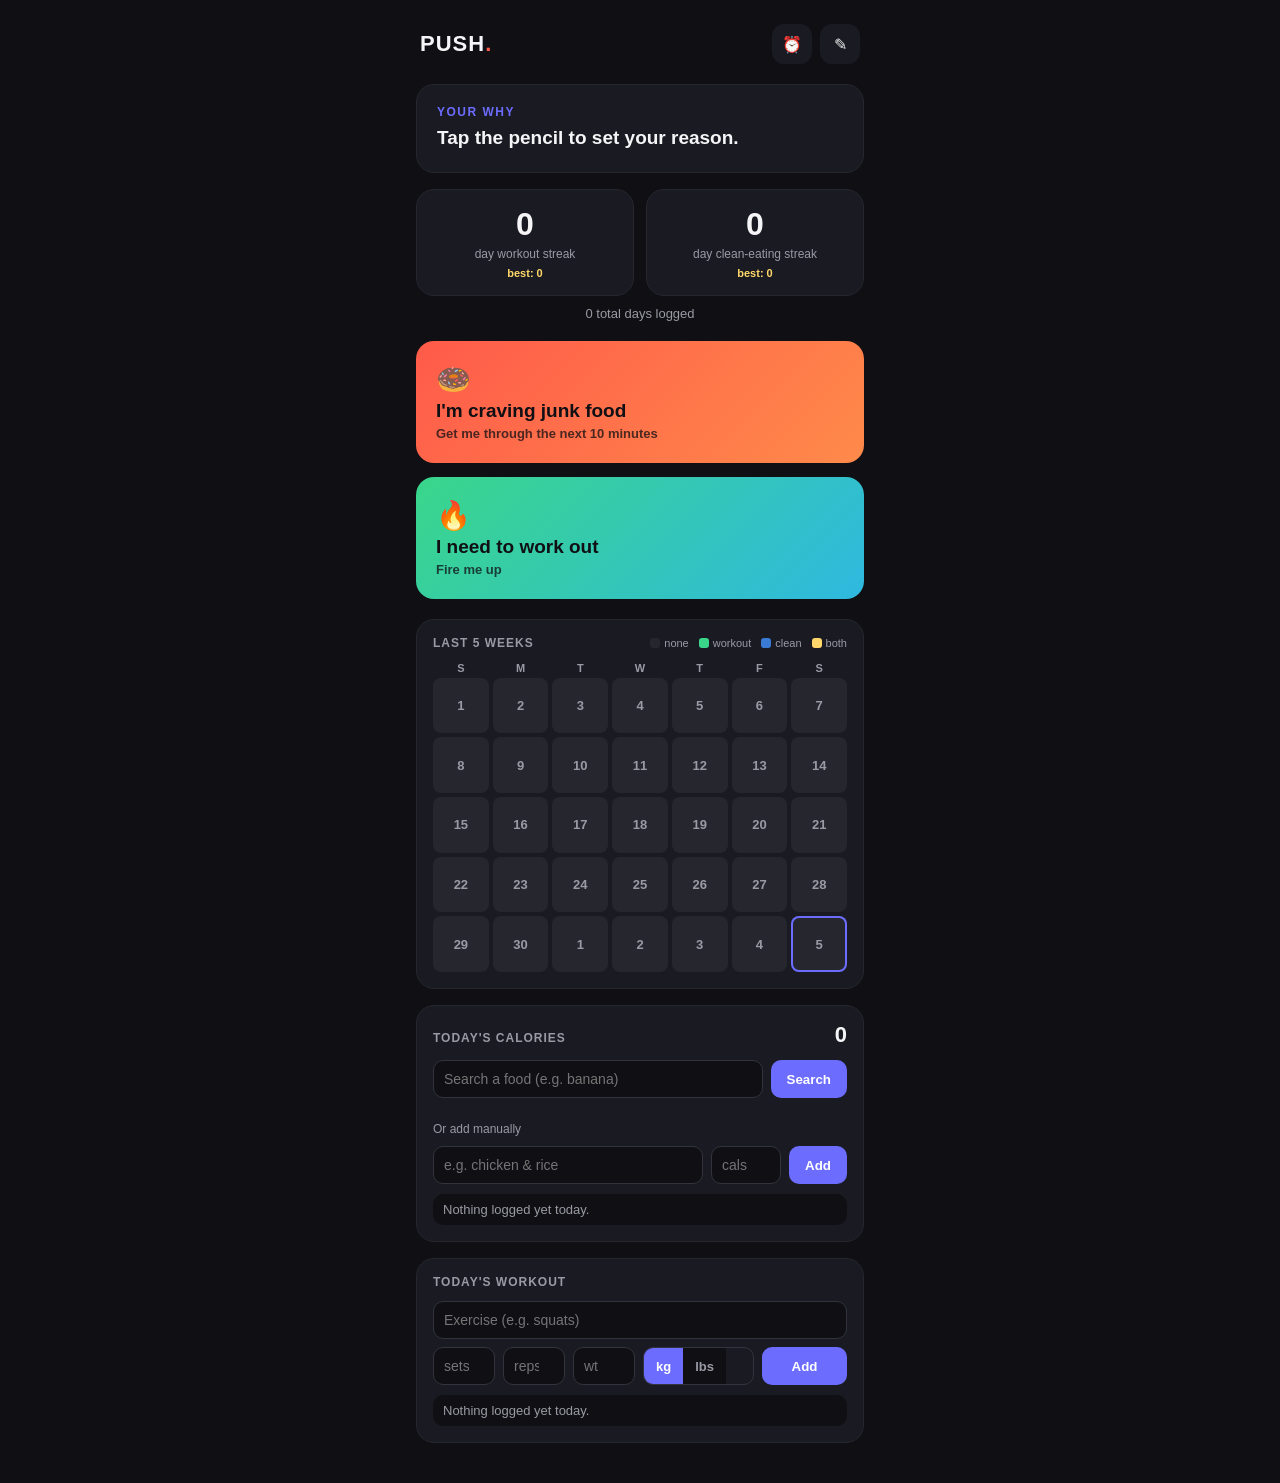
<file: index.html>
<!DOCTYPE html>
<html lang="en">
<head>
<meta charset="UTF-8">
<meta name="viewport" content="width=device-width, initial-scale=1.0, viewport-fit=cover">
<title>Push. Don't Cave.</title>
<meta name="theme-color" content="#0f0f14">
<script>
// Self-healing cache buster. A shortcut/bookmark can pin a stale copy of
// this page itself - separate from the ?v= busting below, which only
// covers files *referenced from* whatever HTML actually loaded. This
// always fetches the version marker uncached, and force-reloads via a
// unique URL (so the reload can't hit a cached copy either) if it's stale.
(function () {
  var CURRENT_VERSION = "1789930708";
  fetch("version.json?_=" + Date.now(), { cache: "no-store" })
    .then(function (res) { return res.json(); })
    .then(function (data) {
      if (!data || !data.version || data.version === CURRENT_VERSION) return;
      // Only ever retry once per target version - if the reload doesn't
      // actually pick up the newer page (e.g. the deploy hasn't finished
      // propagating yet), give up silently rather than reload forever.
      var key = "push_reload_attempted_" + data.version;
      try {
        if (sessionStorage.getItem(key)) return;
        sessionStorage.setItem(key, "1");
      } catch (e) {}
      var url = new URL(location.href);
      url.searchParams.set("_", Date.now());
      location.replace(url.toString());
    })
    .catch(function () {});
})();
</script>
<link rel="manifest" href="manifest.json">
<link rel="stylesheet" href="styles.css?v=1789930708">
</head>
<body>
  <div id="app">

    <header class="topbar">
      <div class="brand">PUSH<span>.</span></div>
      <div class="topbar-icons">
        <button id="settingsBtn" class="icon-btn" title="Reminder settings">⏰</button>
        <button id="editGoalBtn" class="icon-btn" title="Edit your why">✎</button>
      </div>
    </header>

    <section class="why-card" id="whyCard">
      <p class="why-label">Your why</p>
      <h1 id="whyText">Tap the pencil to set your reason.</h1>
    </section>

    <section class="streaks">
      <div class="streak-tile" id="workoutStreakTile">
        <span class="streak-num" id="workoutStreakNum">0</span>
        <span class="streak-label">day workout streak</span>
        <span class="streak-best" id="workoutStreakBest">best: 0</span>
      </div>
      <div class="streak-tile" id="cleanStreakTile">
        <span class="streak-num" id="cleanStreakNum">0</span>
        <span class="streak-label">day clean-eating streak</span>
        <span class="streak-best" id="cleanStreakBest">best: 0</span>
      </div>
    </section>

    <p class="total-days" id="totalDays"></p>

    <section class="actions">
      <button class="action-btn crave-btn" id="craveBtn">
        <span class="action-icon">🍩</span>
        <span class="action-title">I'm craving junk food</span>
        <span class="action-sub">Get me through the next 10 minutes</span>
      </button>

      <button class="action-btn workout-btn" id="workoutBtn">
        <span class="action-icon">🔥</span>
        <span class="action-title">I need to work out</span>
        <span class="action-sub">Fire me up</span>
      </button>
    </section>

    <section class="calendar-card">
      <div class="calendar-header">
        <p class="section-label">Last 5 weeks</p>
        <div class="calendar-legend">
          <span class="legend-dot cal-none"></span> none
          <span class="legend-dot cal-workout"></span> workout
          <span class="legend-dot cal-meal"></span> clean
          <span class="legend-dot cal-both"></span> both
        </div>
      </div>
      <div class="calendar-weekday-row">
        <span>S</span><span>M</span><span>T</span><span>W</span><span>T</span><span>F</span><span>S</span>
      </div>
      <div class="calendar-grid" id="calendarGrid"></div>
    </section>

    <section class="calorie-card">
      <div class="calorie-header">
        <p class="section-label">Today's calories</p>
        <span class="calorie-total" id="calorieTotal">0</span>
      </div>

      <div class="food-search">
        <input type="text" id="foodSearchInput" placeholder="Search a food (e.g. banana)">
        <button class="calorie-add-btn" id="foodSearchBtn">Search</button>
      </div>
      <ul class="food-results" id="foodResults"></ul>

      <p class="section-sub">Or add manually</p>
      <div class="calorie-form">
        <input type="text" id="calorieLabel" placeholder="e.g. chicken & rice" maxlength="40">
        <input type="number" id="calorieAmount" placeholder="cals" min="0" step="1">
        <button class="calorie-add-btn" id="calorieAddBtn">Add</button>
      </div>
      <ul class="calorie-list" id="calorieList"></ul>
    </section>

    <section class="workout-card">
      <div class="calorie-header">
        <p class="section-label">Today's workout</p>
      </div>
      <div class="exercise-autocomplete">
        <input type="text" id="exerciseName" placeholder="Exercise (e.g. squats)" autocomplete="off">
        <ul class="exercise-suggestions hidden" id="exerciseSuggestions"></ul>
      </div>
      <div class="workout-form">
        <input type="number" id="exerciseSets" placeholder="sets" min="0">
        <input type="number" id="exerciseReps" placeholder="reps" min="0">
        <input type="number" id="exerciseWeight" placeholder="wt" min="0" step="0.5">
        <div class="unit-toggle" id="weightUnitToggle">
          <button type="button" class="unit-btn active" data-unit="kg">kg</button>
          <button type="button" class="unit-btn" data-unit="lbs">lbs</button>
        </div>
        <button class="calorie-add-btn" id="exerciseAddBtn">Add</button>
      </div>
      <ul class="calorie-list" id="workoutList"></ul>
    </section>

  </div>

  <!-- Craving overlay -->
  <div class="overlay hidden" id="craveOverlay">
    <div class="overlay-card">
      <button class="close-btn" data-close="craveOverlay">✕</button>
      <p class="overlay-kicker">CRAVING MODE</p>
      <h2 id="craveQuote">Loading...</h2>
      <p class="overlay-tip" id="craveTip"></p>

      <div class="timer-box">
        <p class="timer-label">Breathe through it. 90 seconds.</p>
        <div class="timer-display" id="craveTimer">01:30</div>
        <button class="timer-btn" id="craveTimerBtn">Start timer</button>
      </div>

      <p class="why-reminder" id="craveWhyReminder"></p>

      <div class="overlay-buttons">
        <button class="ghost-btn" id="craveWon">I didn't cave 💪</button>
        <button class="ghost-btn subtle" id="craveNext">Give me another reason</button>
      </div>
    </div>
  </div>

  <!-- Workout overlay -->
  <div class="overlay hidden" id="workoutOverlay">
    <div class="overlay-card">
      <button class="close-btn" data-close="workoutOverlay">✕</button>
      <p class="overlay-kicker">GO TIME</p>
      <h2 id="workoutQuote">Loading...</h2>
      <p class="overlay-tip" id="workoutTip"></p>

      <div class="timer-box">
        <p class="timer-label">Just start. 10 minutes, no excuses.</p>
        <div class="timer-display" id="workoutTimer">10:00</div>
        <button class="timer-btn" id="workoutTimerBtn">Start timer</button>
      </div>

      <p class="why-reminder" id="workoutWhyReminder"></p>

      <div class="overlay-buttons">
        <button class="ghost-btn" id="workoutDone">Done — logging it 🏆</button>
        <button class="ghost-btn subtle" id="workoutNext">Give me another reason</button>
      </div>
    </div>
  </div>

  <!-- Edit why modal -->
  <div class="overlay hidden" id="whyOverlay">
    <div class="overlay-card small">
      <button class="close-btn" data-close="whyOverlay">✕</button>
      <p class="overlay-kicker">YOUR WHY</p>
      <p class="overlay-tip">Why are you doing this? Be specific. This is what you'll read at your weakest moment.</p>
      <textarea id="whyInput" rows="4" placeholder="e.g. I want to keep up with my kids without getting winded, and feel proud in the mirror again."></textarea>
      <div class="overlay-buttons">
        <button class="ghost-btn" id="saveWhy">Save</button>
      </div>
    </div>
  </div>

  <!-- Reminder settings modal -->
  <div class="overlay hidden" id="settingsOverlay">
    <div class="overlay-card small">
      <button class="close-btn" data-close="settingsOverlay">✕</button>
      <p class="overlay-kicker">DAILY REMINDER</p>
      <p class="overlay-tip">If you have this open (or open it) at or after this time and haven't logged a workout or clean eating yet, you'll get a nudge. Note: this can't fire while your browser is fully closed — that needs a backend this app doesn't have.</p>
      <label class="settings-label" for="reminderTimeInput">Remind me at</label>
      <input type="time" id="reminderTimeInput" value="18:00">
      <p class="settings-status" id="notifyStatus"></p>
      <div class="overlay-buttons">
        <button class="ghost-btn" id="enableReminder">Enable reminder</button>
        <button class="ghost-btn subtle" id="disableReminder">Turn off</button>
      </div>
    </div>
  </div>

  <!-- Day detail modal (opened by tapping a calendar cell) -->
  <div class="overlay hidden" id="dayOverlay">
    <div class="overlay-card">
      <button class="close-btn" data-close="dayOverlay">✕</button>
      <p class="overlay-kicker" id="dayOverlayDate">DATE</p>
      <h2 id="dayOverlayStatus"></h2>

      <p class="section-sub day-section-heading">Calories — <span id="dayOverlayCalTotal">0</span></p>
      <ul class="calorie-list" id="dayOverlayCalList"></ul>

      <p class="section-sub day-section-heading">Workout</p>
      <ul class="calorie-list" id="dayOverlayWorkoutList"></ul>
    </div>
  </div>

  <div class="toast hidden" id="toast"></div>

<script src="app.js?v=1789930708"></script>
</body>
</html>
</file>
<file: styles.css>
:root {
  --bg: #0f0f14;
  --bg-card: #1a1a22;
  --text: #f5f5f7;
  --text-dim: #9a9aa5;
  --crave: #ff5b4a;
  --crave-dim: #4a2620;
  --workout: #3ad68a;
  --workout-dim: #1f4536;
  --accent: #6c6cff;
  --radius: 18px;
}

* { box-sizing: border-box; }

body {
  margin: 0;
  min-height: 100vh;
  background: var(--bg);
  color: var(--text);
  font-family: -apple-system, BlinkMacSystemFont, "Segoe UI", Roboto, Helvetica, Arial, sans-serif;
  -webkit-tap-highlight-color: transparent;
}

#app {
  max-width: 480px;
  margin: 0 auto;
  padding: 16px 16px 40px;
}

.topbar {
  display: flex;
  align-items: center;
  justify-content: space-between;
  padding: 8px 4px 4px;
}

.brand {
  font-weight: 800;
  font-size: 22px;
  letter-spacing: 1px;
}
.brand span { color: var(--crave); }

.topbar-icons {
  display: flex;
  gap: 8px;
}

.icon-btn {
  background: var(--bg-card);
  border: none;
  color: var(--text);
  width: 40px;
  height: 40px;
  border-radius: 12px;
  font-size: 16px;
  cursor: pointer;
}

.why-card {
  background: var(--bg-card);
  border-radius: var(--radius);
  padding: 20px;
  margin: 16px 0;
  border: 1px solid #26262f;
}
.why-label {
  margin: 0 0 6px;
  font-size: 12px;
  letter-spacing: 1.5px;
  text-transform: uppercase;
  color: var(--accent);
  font-weight: 700;
}
#whyText {
  margin: 0;
  font-size: 19px;
  line-height: 1.4;
  font-weight: 600;
}

.streaks {
  display: flex;
  gap: 12px;
  margin: 16px 0;
}
.streak-tile {
  flex: 1;
  background: var(--bg-card);
  border-radius: var(--radius);
  padding: 16px 12px;
  text-align: center;
  border: 1px solid #26262f;
}
.streak-num {
  display: block;
  font-size: 32px;
  font-weight: 800;
}
.streak-label {
  display: block;
  font-size: 12px;
  color: var(--text-dim);
  margin-top: 4px;
}
.streak-best {
  display: block;
  font-size: 11px;
  color: #ffd76a;
  margin-top: 6px;
  font-weight: 700;
}

.total-days {
  text-align: center;
  color: var(--text-dim);
  font-size: 13px;
  margin: -6px 0 14px;
}

.actions {
  display: flex;
  flex-direction: column;
  gap: 14px;
  margin: 20px 0;
}
.action-btn {
  border: none;
  border-radius: var(--radius);
  padding: 22px 20px;
  text-align: left;
  cursor: pointer;
  display: flex;
  flex-direction: column;
  gap: 4px;
  color: #0f0f14;
  transition: transform 0.1s ease;
}
.action-btn:active { transform: scale(0.97); }

.crave-btn { background: linear-gradient(135deg, #ff5b4a, #ff8a4a); }
.workout-btn { background: linear-gradient(135deg, #3ad68a, #2fb8e0); }

.action-icon { font-size: 28px; }
.action-title { font-size: 19px; font-weight: 800; }
.action-sub { font-size: 13px; opacity: 0.75; font-weight: 600; }

.section-label {
  margin: 0;
  font-size: 12px;
  letter-spacing: 1px;
  text-transform: uppercase;
  color: var(--text-dim);
  font-weight: 700;
}

.calendar-card, .calorie-card, .workout-card {
  background: var(--bg-card);
  border: 1px solid #26262f;
  border-radius: var(--radius);
  padding: 16px;
  margin-top: 16px;
}

.calendar-header {
  display: flex;
  align-items: center;
  justify-content: space-between;
  flex-wrap: wrap;
  gap: 8px;
  margin-bottom: 12px;
}

.calendar-legend {
  display: flex;
  align-items: center;
  gap: 4px;
  font-size: 11px;
  color: var(--text-dim);
}

.legend-dot {
  width: 10px;
  height: 10px;
  border-radius: 3px;
  display: inline-block;
  margin-left: 6px;
}
.legend-dot:first-child { margin-left: 0; }

.calendar-weekday-row {
  display: grid;
  grid-template-columns: repeat(7, 1fr);
  gap: 4px;
  margin-bottom: 4px;
}
.calendar-weekday-row span {
  text-align: center;
  font-size: 11px;
  font-weight: 700;
  color: var(--text-dim);
}

.calendar-grid {
  display: grid;
  grid-template-columns: repeat(7, 1fr);
  gap: 4px;
}

.cal-cell {
  aspect-ratio: 1;
  min-height: 44px;
  border-radius: 8px;
  display: flex;
  align-items: center;
  justify-content: center;
  font-size: 13px;
  font-weight: 700;
  cursor: pointer;
}
.cal-cell.cal-future {
  color: var(--text-dim);
  opacity: 0.35;
  cursor: default;
}
.cal-cell.cal-today {
  box-shadow: 0 0 0 2px var(--accent) inset;
}

.cal-none { background: #26262f; color: var(--text-dim); }
.cal-workout { background: var(--workout); color: #0f0f14; }
.cal-meal { background: #3a7bd5; color: #0f0f14; }
.cal-both { background: #ffd76a; color: #0f0f14; }

.calorie-header {
  display: flex;
  align-items: baseline;
  justify-content: space-between;
  margin-bottom: 12px;
}
.calorie-total {
  font-size: 22px;
  font-weight: 800;
}

.section-sub {
  margin: 4px 0 10px;
  font-size: 12px;
  color: var(--text-dim);
}
.day-section-heading {
  margin-top: 16px;
  font-weight: 700;
  text-transform: uppercase;
  letter-spacing: 0.5px;
}
.day-section-heading:first-of-type {
  margin-top: 4px;
}

.calorie-form, .food-search, .workout-form {
  display: flex;
  flex-wrap: wrap;
  gap: 8px;
  margin-bottom: 10px;
}
.calorie-form input[type="text"], .food-search input[type="text"] {
  flex: 1;
  min-width: 120px;
}
.calorie-form input[type="number"] {
  width: 70px;
}
.workout-form input[type="number"] {
  flex: 1;
  min-width: 62px;
}
.calorie-form input, .food-search input, .workout-form input {
  background: #0f0f14;
  color: var(--text);
  border: 1px solid #33333d;
  border-radius: 10px;
  padding: 10px;
  font-size: 14px;
  font-family: inherit;
}
.calorie-add-btn {
  background: var(--accent);
  color: white;
  border: none;
  border-radius: 10px;
  padding: 0 16px;
  font-weight: 700;
  cursor: pointer;
}

.exercise-autocomplete {
  position: relative;
  margin-bottom: 8px;
}
.exercise-autocomplete input {
  width: 100%;
  background: #0f0f14;
  color: var(--text);
  border: 1px solid #33333d;
  border-radius: 10px;
  padding: 10px;
  font-size: 14px;
  font-family: inherit;
}
.exercise-suggestions {
  position: absolute;
  top: calc(100% + 4px);
  left: 0;
  right: 0;
  z-index: 10;
  list-style: none;
  margin: 0;
  padding: 4px;
  background: #17171d;
  border: 1px solid #2a2a34;
  border-radius: 10px;
  max-height: 180px;
  overflow-y: auto;
}
.exercise-suggestions.hidden { display: none; }
.exercise-suggestions li {
  padding: 8px 10px;
  font-size: 14px;
  border-radius: 8px;
  cursor: pointer;
}
.exercise-suggestions li:active,
.exercise-suggestions li:hover {
  background: #26262f;
}

.unit-toggle {
  display: flex;
  border: 1px solid #33333d;
  border-radius: 10px;
  overflow: hidden;
  flex: 1 1 auto;
}

.workout-form .calorie-add-btn {
  flex: 1 1 auto;
  min-width: 70px;
  padding: 10px 16px;
}
.unit-btn {
  background: #0f0f14;
  color: var(--text-dim);
  border: none;
  padding: 10px 12px;
  font-size: 13px;
  font-weight: 700;
  cursor: pointer;
}
.unit-btn.active {
  background: var(--accent);
  color: white;
}

.food-results {
  list-style: none;
  margin: 0 0 14px;
  padding: 0;
  display: flex;
  flex-direction: column;
  gap: 6px;
}
.food-result-item {
  display: flex;
  align-items: center;
  flex-wrap: wrap;
  gap: 8px;
  background: #0f0f14;
  border-radius: 10px;
  padding: 8px 10px;
  font-size: 13px;
}
.food-result-name {
  flex: 1 1 100%;
  color: var(--text);
}
.food-result-kcal {
  color: var(--text-dim);
  font-size: 12px;
}
.food-result-grams {
  width: 60px;
  background: #17171d;
  color: var(--text);
  border: 1px solid #33333d;
  border-radius: 8px;
  padding: 6px;
  font-size: 13px;
  margin-left: auto;
}
.food-result-add {
  background: var(--workout);
  color: #0f0f14;
  border: none;
  border-radius: 8px;
  padding: 6px 12px;
  font-weight: 700;
  font-size: 12px;
  cursor: pointer;
}

.calorie-list {
  list-style: none;
  margin: 0;
  padding: 0;
  display: flex;
  flex-direction: column;
  gap: 6px;
}
.calorie-list li {
  display: flex;
  align-items: center;
  justify-content: space-between;
  background: #0f0f14;
  border-radius: 10px;
  padding: 8px 10px;
  font-size: 13px;
}
.calorie-list .cal-entry-label {
  color: var(--text);
  flex: 1;
  overflow: hidden;
  text-overflow: ellipsis;
  white-space: nowrap;
  margin-right: 8px;
}
.calorie-list .cal-entry-amount {
  color: var(--text-dim);
  margin-right: 8px;
}
.calorie-list .cal-entry-remove {
  background: none;
  border: none;
  color: var(--crave);
  cursor: pointer;
  font-size: 14px;
}
.calorie-empty {
  color: var(--text-dim);
  font-size: 13px;
  text-align: center;
  padding: 6px 0;
}

.settings-label {
  display: block;
  margin-top: 14px;
  font-size: 13px;
  color: var(--text-dim);
}
#reminderTimeInput {
  width: 100%;
  margin-top: 8px;
  background: #0f0f14;
  color: var(--text);
  border: 1px solid #33333d;
  border-radius: 12px;
  padding: 12px;
  font-size: 14px;
  font-family: inherit;
}
.settings-status {
  margin-top: 10px;
  font-size: 13px;
  color: var(--text-dim);
}

.overlay {
  position: fixed;
  inset: 0;
  background: rgba(0,0,0,0.7);
  display: flex;
  align-items: center;
  justify-content: center;
  padding: 16px;
  z-index: 50;
}
.overlay.hidden { display: none; }

.overlay-card {
  background: #17171d;
  border-radius: 24px;
  padding: 28px 22px;
  max-width: 420px;
  width: 100%;
  position: relative;
  border: 1px solid #2a2a34;
  max-height: 90vh;
  overflow-y: auto;
}
.overlay-card.small { max-width: 380px; }

.close-btn {
  position: absolute;
  top: 14px;
  right: 14px;
  background: none;
  border: none;
  color: var(--text-dim);
  font-size: 18px;
  cursor: pointer;
}

.overlay-kicker {
  margin: 0 0 8px;
  font-size: 12px;
  letter-spacing: 1.5px;
  font-weight: 800;
  color: var(--accent);
}

.overlay-card h2 {
  margin: 0 0 12px;
  font-size: 22px;
  line-height: 1.35;
}

.overlay-tip {
  color: var(--text-dim);
  font-size: 14px;
  line-height: 1.5;
}

.timer-box {
  background: #0f0f14;
  border-radius: 16px;
  padding: 16px;
  text-align: center;
  margin: 18px 0;
}
.timer-label {
  margin: 0 0 8px;
  font-size: 12px;
  color: var(--text-dim);
}
.timer-display {
  font-size: 38px;
  font-weight: 800;
  font-variant-numeric: tabular-nums;
}
.timer-btn {
  margin-top: 10px;
  background: var(--accent);
  color: white;
  border: none;
  border-radius: 10px;
  padding: 8px 18px;
  font-weight: 700;
  cursor: pointer;
}

.why-reminder {
  font-style: italic;
  color: var(--text);
  background: rgba(108,108,255,0.1);
  border-left: 3px solid var(--accent);
  padding: 10px 12px;
  border-radius: 8px;
  font-size: 14px;
}

.overlay-buttons {
  display: flex;
  gap: 10px;
  margin-top: 18px;
}
.ghost-btn {
  flex: 1;
  border: none;
  border-radius: 12px;
  padding: 14px;
  font-weight: 700;
  cursor: pointer;
  background: var(--workout);
  color: #0f0f14;
}
.ghost-btn.subtle {
  background: #26262f;
  color: var(--text);
  flex: 0.8;
}

#whyInput {
  width: 100%;
  margin-top: 14px;
  background: #0f0f14;
  color: var(--text);
  border: 1px solid #33333d;
  border-radius: 12px;
  padding: 12px;
  font-size: 14px;
  font-family: inherit;
  resize: vertical;
}

.toast {
  position: fixed;
  bottom: 24px;
  left: 50%;
  transform: translateX(-50%);
  background: #17171d;
  border: 1px solid #2a2a34;
  padding: 12px 20px;
  border-radius: 999px;
  font-size: 14px;
  z-index: 100;
}
.toast.hidden { display: none; }
</file>
